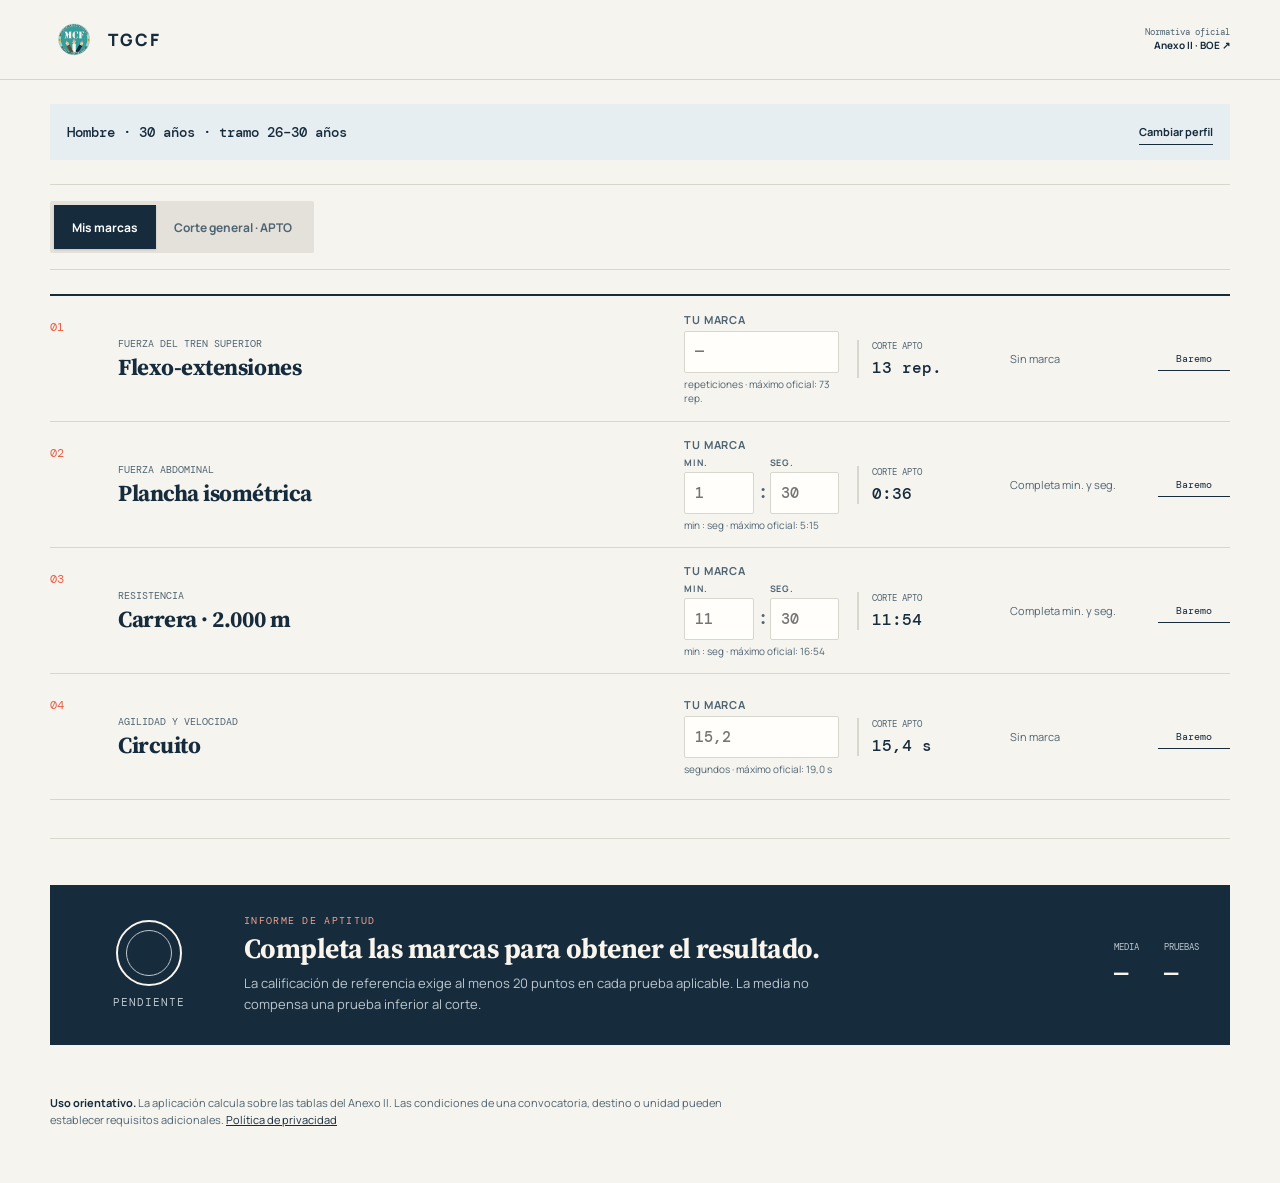
<file: index.html>
<!doctype html>
<html lang="es">
<head>
  <meta charset="utf-8">
  <meta name="viewport" content="width=device-width, initial-scale=1">
  <meta name="theme-color" content="#162b3c">
  <title>TGCF</title>
  <link rel="preconnect" href="https://fonts.googleapis.com">
  <link rel="preconnect" href="https://fonts.gstatic.com" crossorigin>
  <link href="https://fonts.googleapis.com/css2?family=DM+Mono:wght@400;500&family=Manrope:wght@400;500;600;700;800&family=Source+Serif+4:opsz,wght@8..60,600;8..60,700&display=swap" rel="stylesheet">
  <link rel="stylesheet" href="styles/main.css?v=18">
</head>
<body>
  <header class="topbar">
    <a class="brand" href="#inicio" aria-label="TGCF, inicio"><img class="brand-logo" src="assets/logo-mcf.png" alt="Logotipo de Militares con Futuro"><span>TGCF</span></a>
    <a class="normativa-link" href="https://www.boe.es/boe/dias/2026/01/21/pdfs/BOE-A-2026-1379.pdf" target="_blank" rel="noopener noreferrer" aria-label="Abrir normativa oficial: Orden DEF/15/2026, Anexo II"><span>Normativa oficial</span><strong>Anexo II · BOE ↗</strong></a>
  </header>

  <main id="inicio" class="shell">
    <section class="setup" aria-label="Perfil">
      <div class="profile-summary" aria-live="polite"><span id="profile-summary">Hombre · 30 años · tramo 26–30 años</span><button class="profile-edit" type="button" aria-controls="profile-details" aria-expanded="false">Cambiar perfil</button></div>
      <div id="profile-details" class="profile-details" hidden>
        <div class="profile-controls">
          <label>Sexo
            <select id="sex" aria-label="Sexo">
              <option value="M">Hombre</option>
              <option value="F">Mujer</option>
            </select>
          </label>
          <label>Edad
            <select id="age" aria-label="Edad"></select>
          </label>
        </div>
      </div>
    </section>

    <section class="objective" aria-label="Modo de consulta">
      <div class="mode-switch" role="group" aria-label="Modo de consulta">
        <button class="mode active" type="button" data-mode="mine" aria-pressed="true">Mis marcas</button>
        <button class="mode" type="button" data-mode="cut" aria-pressed="false">Corte general · APTO</button>
      </div>
    </section>

    <section class="measurements" aria-label="Pruebas físicas">
      <div class="metrics" id="metrics">
        <article class="metric" data-test="flex">
          <div class="metric-number">01</div>
          <div class="metric-main"><p class="metric-kicker">Fuerza del tren superior</p><h3>Flexo-extensiones</h3></div>
          <div class="entry-stack"><label class="entry"><span>Tu marca</span><input id="flex" type="number" min="0" max="73" inputmode="numeric" placeholder="—"><small>repeticiones · máximo oficial: <span id="flex-max">—</span></small></label></div>
          <div class="target"><span>Corte APTO</span><b id="flex-target">—</b></div>
          <div class="result" id="flex-result" aria-live="polite">Sin marca</div>
          <button class="baremo-button" data-baremo="flex" type="button">Baremo</button>
        </article>

        <article class="metric" data-test="plank">
          <div class="metric-number">02</div>
          <div class="metric-main"><p class="metric-kicker">Fuerza abdominal</p><h3>Plancha isométrica</h3></div>
          <div class="entry-stack"><div class="entry duration-entry" role="group" aria-labelledby="plank-entry-label"><span id="plank-entry-label">Tu marca</span><div class="duration-fields"><label><span>Min.</span><input id="plank-minutes" type="number" min="0" max="5" inputmode="numeric" placeholder="1" aria-label="Minutos de plancha"></label><span class="duration-separator" aria-hidden="true">:</span><label><span>Seg.</span><input id="plank-seconds" type="number" min="0" max="59" inputmode="numeric" placeholder="30" aria-label="Segundos de plancha"></label></div><small>min : seg · máximo oficial: <span id="plank-max">—</span></small></div></div>
          <div class="target"><span>Corte APTO</span><b id="plank-target">—</b></div>
          <div class="result" id="plank-result" aria-live="polite">Sin marca</div>
          <button class="baremo-button" data-baremo="plank" type="button">Baremo</button>
        </article>

        <article class="metric" data-test="run">
          <div class="metric-number">03</div>
          <div class="metric-main"><p class="metric-kicker">Resistencia</p><h3>Carrera · 2.000 m</h3></div>
          <div class="entry-stack"><div class="entry duration-entry" role="group" aria-labelledby="run-entry-label"><span id="run-entry-label">Tu marca</span><div class="duration-fields"><label><span>Min.</span><input id="run-minutes" type="number" min="0" max="16" inputmode="numeric" placeholder="11" aria-label="Minutos de carrera"></label><span class="duration-separator" aria-hidden="true">:</span><label><span>Seg.</span><input id="run-seconds" type="number" min="0" max="59" inputmode="numeric" placeholder="30" aria-label="Segundos de carrera"></label></div><small>min : seg · máximo oficial: <span id="run-max">—</span></small></div></div>
          <div class="target"><span>Corte APTO</span><b id="run-target">—</b></div>
          <div class="result" id="run-result" aria-live="polite">Sin marca</div>
          <button class="baremo-button" data-baremo="run" type="button">Baremo</button>
        </article>

        <article class="metric" data-test="agility">
          <div class="metric-number">04</div>
          <div class="metric-main"><p class="metric-kicker">Agilidad y velocidad</p><h3>Circuito</h3></div>
          <div class="entry-stack"><label class="entry"><span>Tu marca</span><input id="agility" type="number" min="0" max="19" step="0.01" inputmode="decimal" placeholder="15,2"><small>segundos · máximo oficial: <span id="agility-max">—</span></small></label></div>
          <div class="target"><span>Corte APTO</span><b id="agility-target">—</b></div>
          <div class="result" id="agility-result" aria-live="polite">Sin marca</div>
          <button class="baremo-button" data-baremo="agility" type="button">Baremo</button>
        </article>
      </div>
      <p id="agility-note" class="agility-note" hidden>El circuito no se muestra para este tramo de edad en el Anexo II.</p>
    </section>

    <section id="report" class="report" aria-labelledby="informe-title">
      <div class="report-status waiting" id="report-status"><span class="status-ring" aria-hidden="true"></span><span id="status-word">PENDIENTE</span></div>
      <div class="report-copy"><p class="eyebrow">Informe de aptitud</p><h2 id="informe-title">Completa las marcas para obtener el resultado.</h2><p id="report-detail">La calificación de referencia exige al menos 20 puntos en cada prueba aplicable. La media no compensa una prueba inferior al corte.</p></div>
      <dl class="report-numbers"><div><dt>Media</dt><dd id="average">—</dd></div><div><dt>Pruebas</dt><dd id="passed-count">—</dd></div></dl>

    </section>


    <section class="legal">
      <p><b>Uso orientativo.</b> La aplicación calcula sobre las tablas del Anexo II. Las condiciones de una convocatoria, destino o unidad pueden establecer requisitos adicionales. <a href="privacy.html">Política de privacidad</a></p>
    </section>
  </main>

  <dialog id="baremo-dialog" aria-labelledby="dialog-title">
    <div class="dialog-head"><div><p class="eyebrow">Anexo II</p><h2 id="dialog-title">Baremo oficial</h2></div><button id="close-dialog" class="close-button" type="button" aria-label="Cerrar">×</button></div>
    <p id="dialog-subtitle" class="dialog-subtitle"></p>
    <div class="table-wrap"><table><thead><tr><th>Marca</th><th>Puntos</th></tr></thead><tbody id="baremo-body"></tbody></table></div>
  </dialog>

  <script type="module" src="src/app.js?v=10"></script>
</body>
</html>
</file>
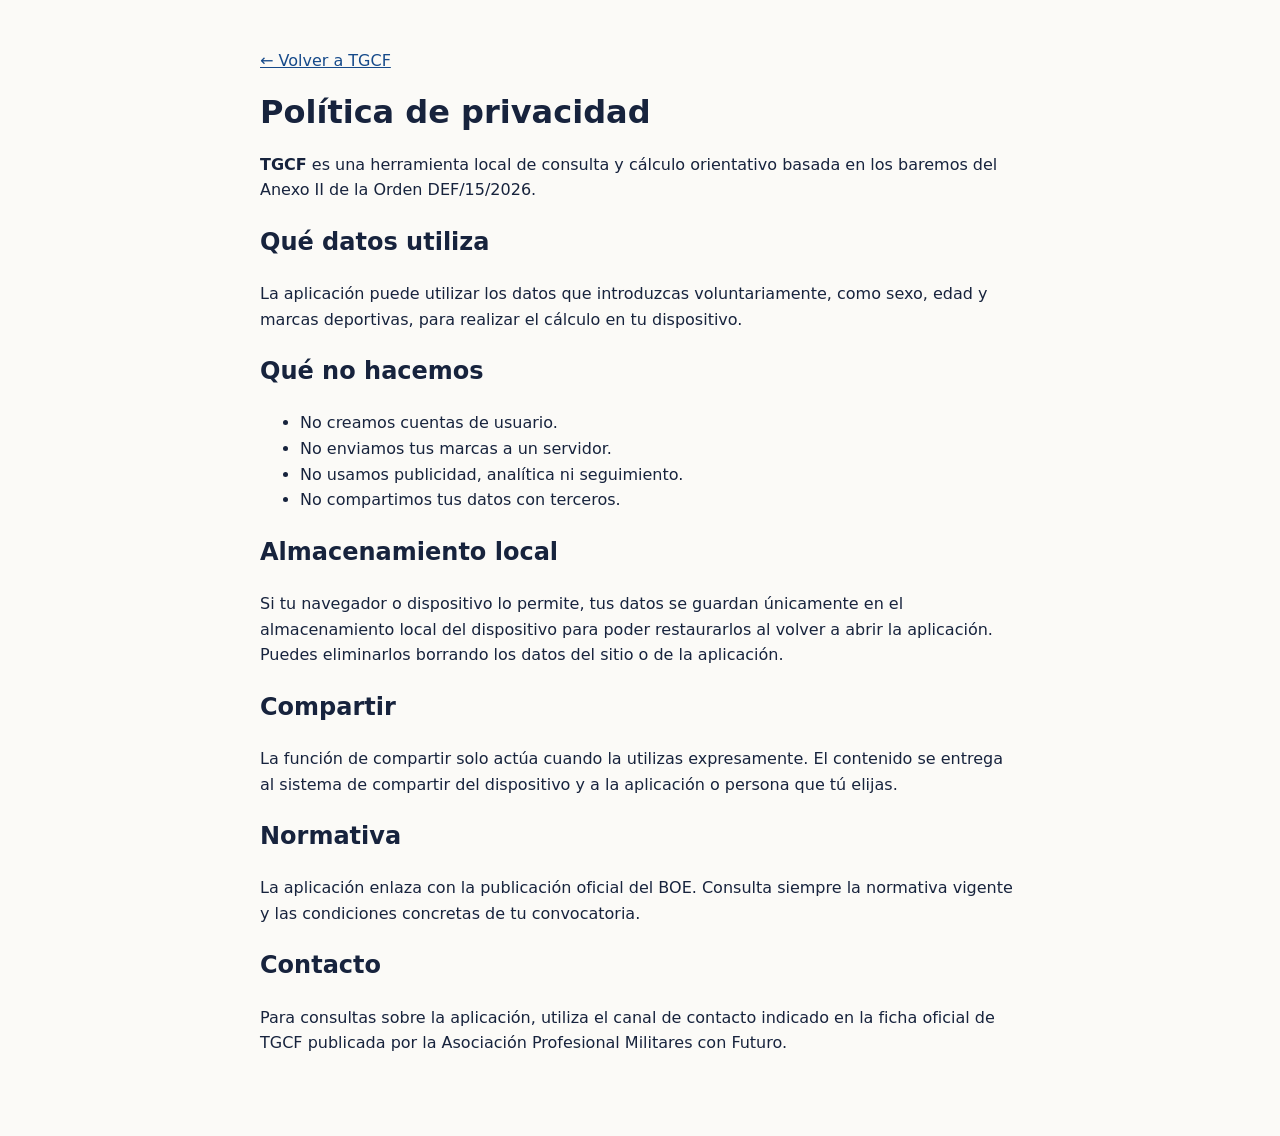
<file: privacy.html>
<!doctype html>
<html lang="es">
<head>
  <meta charset="utf-8">
  <meta name="viewport" content="width=device-width, initial-scale=1">
  <title>Privacidad · TGCF</title>
  <style>
    :root { color-scheme: light; font-family: system-ui, sans-serif; line-height: 1.6; }
    body { max-width: 760px; margin: 0 auto; padding: 2rem 1.25rem 4rem; color: #17233d; background: #fbfaf7; }
    a { color: #164a8a; }
    h1 { line-height: 1.1; }
  </style>
</head>
<body>
  <p><a href="./">← Volver a TGCF</a></p>
  <h1>Política de privacidad</h1>
  <p><strong>TGCF</strong> es una herramienta local de consulta y cálculo orientativo basada en los baremos del Anexo II de la Orden DEF/15/2026.</p>
  <h2>Qué datos utiliza</h2>
  <p>La aplicación puede utilizar los datos que introduzcas voluntariamente, como sexo, edad y marcas deportivas, para realizar el cálculo en tu dispositivo.</p>
  <h2>Qué no hacemos</h2>
  <ul>
    <li>No creamos cuentas de usuario.</li>
    <li>No enviamos tus marcas a un servidor.</li>
    <li>No usamos publicidad, analítica ni seguimiento.</li>
    <li>No compartimos tus datos con terceros.</li>
  </ul>
  <h2>Almacenamiento local</h2>
  <p>Si tu navegador o dispositivo lo permite, tus datos se guardan únicamente en el almacenamiento local del dispositivo para poder restaurarlos al volver a abrir la aplicación. Puedes eliminarlos borrando los datos del sitio o de la aplicación.</p>
  <h2>Compartir</h2>
  <p>La función de compartir solo actúa cuando la utilizas expresamente. El contenido se entrega al sistema de compartir del dispositivo y a la aplicación o persona que tú elijas.</p>
  <h2>Normativa</h2>
  <p>La aplicación enlaza con la publicación oficial del BOE. Consulta siempre la normativa vigente y las condiciones concretas de tu convocatoria.</p>
  <h2>Contacto</h2>
  <p>Para consultas sobre la aplicación, utiliza el canal de contacto indicado en la ficha oficial de TGCF publicada por la Asociación Profesional Militares con Futuro.</p>
</body>
</html>
</file>
<file: styles/main.css>
:root {
  --ink: #162b3c;
  --ink-soft: #4e6472;
  --paper: #f6f4ef;
  --surface: #fffefa;
  --line: #d8d7ce;
  --coral: #e65f46;
  --coral-pale: #fbe7e1;
  --blue-pale: #e7eef1;
  --good: #2f725e;
  --warn: #ac6329;
  --mono: "DM Mono", ui-monospace, SFMono-Regular, Menlo, monospace;
  --sans: "Manrope", Arial, sans-serif;
  --serif: "Source Serif 4", Georgia, serif;
}
* { box-sizing: border-box; }
[hidden] { display: none !important; }
html { max-width: 100%; overflow-x: clip; scroll-behavior: smooth; }
body { max-width: 100%; margin: 0; overflow-x: clip; background: var(--paper); color: var(--ink); font-family: var(--sans); }
button, input, select { font: inherit; }
button { cursor: pointer; }
.topbar { border-bottom: 1px solid var(--line); display: flex; justify-content: space-between; align-items: center; padding: 16px max(20px, calc((100vw - 1180px) / 2)); background: rgba(246,244,239,.94); position: sticky; top: 0; z-index: 2; backdrop-filter: blur(12px); }
.topbar p { margin: 0; font: 11px/1.1 var(--mono); color: var(--ink-soft); text-align: right; }
.normativa-link { display: grid; gap: 3px; color: var(--ink-soft); font: 9px/1 var(--mono); text-align: right; text-decoration: none; }.normativa-link strong { color: var(--ink); font: 700 10px/1.1 var(--sans); }.normativa-link:focus-visible, .normativa-link:hover { color: var(--ink); text-decoration: underline; text-decoration-color: var(--coral); text-underline-offset: 4px; }.normativa-link:hover strong, .normativa-link:focus-visible strong { color: var(--coral); }
.brand { display: flex; gap: 11px; align-items: center; color: var(--ink); text-decoration: none; font-size: 17px; font-weight: 800; letter-spacing: .11em; }.brand-logo { width: 47px; height: 47px; object-fit: contain; mix-blend-mode: multiply; }
.association-logo { object-fit: contain; mix-blend-mode: multiply; }
.source-block { align-self: end; }
.intro-logo { display: block; width: 240px; max-width: 100%; height: auto; margin: 0 0 10px; }
.shell { width: min(1180px, calc(100% - 40px)); margin: 0 auto; }
.intro { min-height: 296px; display: grid; grid-template-columns: minmax(0, 1fr) 270px; align-items: end; gap: 40px; padding: 65px 0 50px; border-bottom: 1px solid var(--line); }
.eyebrow { margin: 0 0 8px; font: 10px/1 var(--mono); letter-spacing: .13em; text-transform: uppercase; color: var(--coral); }
h1, h2, h3, p { text-wrap: pretty; }
h1 { margin: 0; max-width: 760px; font: 700 clamp(42px, 7vw, 78px)/.94 var(--serif); letter-spacing: -.045em; }
h1 em { color: var(--coral); font-style: italic; }
.lede { max-width: 590px; margin: 22px 0 0; color: var(--ink-soft); font-size: 16px; line-height: 1.6; }
.source-note { display: flex; gap: 10px; border-top: 2px solid var(--ink); padding-top: 12px; font-size: 12px; line-height: 1.55; color: var(--ink-soft); }
.source-note b { color: var(--ink); }.source-note a { display: inline-block; margin-top: 2px; color: var(--ink); font-weight: 700; text-decoration: underline; text-decoration-color: var(--coral); text-decoration-thickness: 1.5px; text-underline-offset: 4px; transition: color .15s, text-decoration-color .15s; }.source-note a:hover, .source-note a:focus-visible { color: var(--coral); text-decoration-color: currentColor; }.source-note small { display: block; margin-top: 7px; font-size: 10px; line-height: 1.45; }.source-dot { width: 8px; height: 8px; margin-top: 5px; border-radius: 50%; background: var(--coral); flex: none; }
.setup, .objective, .measurements { border-bottom: 1px solid var(--line); padding: 38px 0; }
.section-heading { display: grid; grid-template-columns: 44px 1fr auto; gap: 16px; align-items: start; margin-bottom: 28px; }
.section-heading.compact { grid-template-columns: 44px 1fr; }.step { font: 11px var(--mono); color: var(--ink-soft); padding-top: 3px; }.section-heading h2 { margin: 0; font: 700 26px/1.04 var(--serif); letter-spacing: -.025em; }.measurement-note { margin: 8px 0 0; color: var(--ink-soft); font-size: 12px; }
.profile-controls { margin-left: 60px; display: grid; grid-template-columns: 180px 180px minmax(220px, 1fr); gap: 16px; }.profile-controls label, .entry { display: grid; gap: 8px; color: var(--ink-soft); font-size: 11px; font-weight: 700; text-transform: uppercase; letter-spacing: .08em; }
select, input { appearance: none; width: 100%; min-height: 52px; padding: 0 14px; background: var(--surface); border: 1px solid var(--line); border-radius: 2px; color: var(--ink); font-size: 15px; outline: none; transition: border-color .15s, box-shadow .15s; } select { padding-right: 38px; background-image: url("data:image/svg+xml,%3Csvg xmlns='http://www.w3.org/2000/svg' width='12' height='8' viewBox='0 0 12 8'%3E%3Cpath d='m1 1 5 5 5-5' fill='none' stroke='%234e6472' stroke-linecap='round' stroke-linejoin='round' stroke-width='1.5'/%3E%3C/svg%3E"); background-repeat: no-repeat; background-position: right 14px center; background-size: 12px 8px; } input:focus, select:focus { border-color: var(--coral); box-shadow: 0 0 0 3px var(--coral-pale); }.band-readout { padding: 14px 16px; background: var(--blue-pale); color: var(--ink-soft); font-size: 11px; letter-spacing: .06em; text-transform: uppercase; }.band-readout span { display: block; margin-bottom: 5px; }.band-readout b { color: var(--ink); font: 500 17px var(--mono); letter-spacing: 0; text-transform: none; }
.objective { display: grid; grid-template-columns: 1fr minmax(330px, 1.3fr); column-gap: 40px; }.objective .section-heading { margin: 0; }.mode-switch { display: flex; width: fit-content; min-height: 52px; padding: 4px; background: #e4e1da; border-radius: 2px; }.mode { border: 0; background: transparent; color: var(--ink-soft); padding: 0 18px; font-size: 12px; font-weight: 700; }.mode.active { background: var(--ink); color: white; box-shadow: 0 1px 2px #0002; }.mode-copy { grid-column: 2; margin: 12px 0 0; color: var(--ink-soft); font-size: 13px; line-height: 1.5; }.simulation-actions { grid-column: 2; margin-top: 14px; display: flex; align-items: center; gap: 16px; }.outline-button { min-height: 40px; border: 1px solid var(--ink); color: var(--ink); background: transparent; padding: 0 12px; font-size: 12px; font-weight: 700; }.text-button { border: 0; padding: 0; background: transparent; color: var(--coral); font-size: 12px; text-decoration: underline; }
.metrics { border-top: 2px solid var(--ink); }.metric { display: grid; grid-template-columns: 50px minmax(210px, 1fr) 155px 135px 130px 72px; align-items: center; gap: 18px; min-height: 126px; border-bottom: 1px solid var(--line); }.metric-number { align-self: start; padding-top: 23px; color: var(--coral); font: 12px var(--mono); }.metric-kicker { margin: 0 0 5px; color: var(--ink-soft); font: 10px var(--mono); text-transform: uppercase; }.metric h3 { margin: 0; font: 700 23px/1.05 var(--serif); letter-spacing: -.02em; }.metric-description { margin: 5px 0 0; color: var(--ink-soft); font-size: 11px; }.entry { gap: 4px; }.entry input { min-height: 42px; padding: 0 10px; font: 500 15px var(--mono); }.entry small { color: var(--ink-soft); text-transform: none; letter-spacing: 0; font: 10px var(--sans); }.duration-fields { display: grid; grid-template-columns: minmax(0, 1fr) 8px minmax(0, 1fr); align-items: end; gap: 4px; }.duration-fields label { display: grid; gap: 3px; }.duration-fields label span { font-size: 9px; }.duration-separator { padding-bottom: 11px; color: var(--ink-soft); font: 500 17px var(--mono); text-align: center; }.target { padding-left: 13px; border-left: 2px solid var(--line); }.target span { display: block; color: var(--ink-soft); font: 9px var(--mono); text-transform: uppercase; }.target b { display: block; margin-top: 5px; font: 500 16px var(--mono); }.result { font: 11px/1.4 var(--sans); color: var(--ink-soft); }.result b { display: block; color: var(--ink); font: 500 20px var(--mono); }.result.pass b { color: var(--good); }.result.fail b { color: var(--coral); }.baremo-button { border: 0; border-bottom: 1px solid var(--ink); padding: 5px 0; background: transparent; color: var(--ink); font: 10px var(--mono); }.baremo-button:hover { color: var(--coral); border-color: var(--coral); }.metric.is-not-applicable { opacity: .46; }.metric.is-not-applicable .entry input, .metric.is-not-applicable .baremo-button { pointer-events: none; }.agility-note { margin: 16px 0 0 60px; color: var(--warn); font-size: 12px; }
.report { margin: 46px 0 25px; display: grid; grid-template-columns: 136px 1fr auto; gap: 27px; align-items: center; background: var(--ink); color: #f9f5ec; padding: 31px; }.report-status { display: grid; justify-items: center; gap: 9px; font: 11px var(--mono); letter-spacing: .1em; }.status-ring { width: 66px; height: 66px; border: 2px solid #f9f5ec; border-radius: 50%; position: relative; }.status-ring::after { content: ""; position: absolute; inset: 8px; border: 1px solid currentColor; border-radius: 50%; }.report-status.apto { color: #a9e0c8; }.report-status.no-apto { color: #ffab9d; }.report-status.waiting { color: #bdc8ce; }.report-copy .eyebrow { color: #f0a18d; }.report-copy h2 { margin: 0; font: 700 28px/1.05 var(--serif); letter-spacing: -.02em; }.report-copy p:last-child { max-width: 600px; margin: 10px 0 0; color: #bdc8ce; font-size: 13px; line-height: 1.55; }.report-numbers { display: flex; gap: 25px; margin: 0; }.report-numbers dt { color: #bdc8ce; font: 9px var(--mono); text-transform: uppercase; }.report-numbers dd { margin: 5px 0 0; font: 500 24px var(--mono); }.legal { display: flex; justify-content: space-between; align-items: flex-start; gap: 30px; padding: 24px 0 54px; color: var(--ink-soft); font-size: 11px; line-height: 1.6; }.legal p { max-width: 720px; margin: 0; }.legal b { color: var(--ink); }.legal a { color: var(--ink); white-space: nowrap; }
dialog { width: min(620px, calc(100% - 32px)); max-height: min(720px, calc(100% - 32px)); overflow: hidden; border: 0; padding: 28px; background: var(--surface); box-shadow: 0 18px 80px #10182055; }dialog::backdrop { background: #162b3caa; backdrop-filter: blur(3px); }.dialog-head { display: flex; align-items: start; justify-content: space-between; }.dialog-head h2 { margin: 0; font: 700 28px var(--serif); }.close-button { width: 37px; height: 37px; border: 1px solid var(--line); border-radius: 50%; background: transparent; font-size: 23px; line-height: 1; }.dialog-subtitle { color: var(--ink-soft); font-size: 12px; }.table-wrap { max-height: 470px; overflow: auto; border-top: 1px solid var(--line); }.table-wrap table { width: 100%; border-collapse: collapse; font: 13px var(--mono); }.table-wrap th { position: sticky; top: 0; background: var(--surface); text-align: left; padding: 13px 10px; color: var(--ink-soft); font-size: 10px; }.table-wrap td { padding: 10px; border-top: 1px solid #eceae4; }.table-wrap tr.highlight td { background: var(--coral-pale); }.table-wrap td:last-child { text-align: right; }
@media (max-width: 860px) { .intro { grid-template-columns: 1fr; min-height: 0; gap: 32px; }.source-note { width: 270px; }.profile-controls { margin-left: 0; }.objective { grid-template-columns: 1fr; gap: 16px; }.mode-copy, .simulation-actions { grid-column: 1; }.metric { grid-template-columns: 36px minmax(160px,1fr) 130px 115px; gap: 14px; padding: 18px 0; }.metric .entry { grid-column: 3; }.metric .target { grid-column: 4; }.metric .result { grid-column: 2 / 4; }.metric .baremo-button { grid-column: 4; grid-row: 3; justify-self: start; }.metric-number { padding-top: 2px; }.report { grid-template-columns: 100px 1fr; }.report-numbers { grid-column: 2; }.legal { flex-direction: column; gap: 10px; } }
@media (max-width: 570px) { .topbar { padding: 13px 20px; }.topbar p { max-width: 130px; font-size: 9px; }.shell { width: min(100% - 28px, 1180px); }.intro { padding: 48px 0 38px; }.lede { font-size: 14px; }.setup,.objective,.measurements { padding: 30px 0; }.section-heading { grid-template-columns: 32px 1fr; gap: 11px; margin-bottom: 22px; }.measurement-note { display: none; }.profile-controls { grid-template-columns: 1fr 1fr; }.band-readout { grid-column: span 2; }.mode-switch { width: 100%; }.mode { flex: 1; padding: 0 8px; font-size: 11px; }.metric { grid-template-columns: 30px 1fr 103px; column-gap: 10px; }.metric .metric-main { grid-column: 2 / 4; }.metric .entry { grid-column: 2; }.metric .target { grid-column: 3; }.metric .result { grid-column: 2 / 4; }.metric .baremo-button { grid-column: 3; grid-row: 4; }.metric h3 { font-size: 20px; }.entry input { font-size: 14px; }.target b { font-size: 13px; }.agility-note { margin-left: 0; }.report { margin-top: 32px; grid-template-columns: 1fr; gap: 19px; padding: 24px; }.report-status { grid-template-columns: 52px 1fr; justify-items: start; align-items: center; }.status-ring { width: 46px; height: 46px; }.status-ring::after { inset: 6px; }.report-copy h2 { font-size: 25px; }.report-numbers { grid-column: 1; }.legal a { white-space: normal; } }
@media (prefers-reduced-motion: reduce) { *,*::before,*::after { scroll-behavior: auto !important; transition: none !important; } }
.entry-stack { display: grid; gap: 9px; } @media (max-width: 860px) { .metric .entry-stack { grid-column: 3; } } @media (max-width: 570px) { .metric .entry-stack { grid-column: 2; } }

.profile-summary { display: flex; align-items: center; justify-content: space-between; gap: 16px; margin-left: 60px; padding: 15px 17px; background: var(--blue-pale); color: var(--ink); font: 500 14px var(--mono); }
.profile-edit { border: 0; border-bottom: 1px solid var(--ink); padding: 5px 0; background: transparent; color: var(--ink); font: 700 11px var(--sans); }
.profile-details { margin: 12px 0 0 60px; border-top: 1px solid var(--line); padding-top: 12px; }
.profile-details > summary { cursor: pointer; color: var(--coral); font: 700 11px var(--sans); }
.profile-details .profile-controls { margin: 16px 0 0; }
.source-note > summary { cursor: pointer; list-style: none; }.source-note > summary::-webkit-details-marker { display: none; }.source-note > summary::after { content: "+"; float: right; font: 16px var(--mono); }.source-note[open] > summary::after { content: "−"; }.source-note > a, .source-note > small { display: block; margin-left: 18px; }


@media (max-width: 570px) {
  body { padding-bottom: 0; }
  .topbar { padding: 12px 16px; }
  .topbar p { max-width: none; }
  .intro { padding: 30px 0 24px; gap: 18px; }
  h1 { font-size: clamp(38px, 12vw, 56px); }
  .lede { margin-top: 14px; font-size: 13px; line-height: 1.5; }
  .source-block { align-self: stretch; }.intro-logo { display: none; }.source-note { width: 100%; border-top: 1px solid var(--ink); padding-top: 10px; font-size: 11px; }
  .setup, .objective, .measurements { padding: 24px 0; }
  .profile-summary { margin-left: 0; min-height: 52px; font-size: 12px; }.profile-edit { flex: none; }
  .profile-details { margin-left: 0; }.profile-details .profile-controls { margin-top: 14px; }
  .metric { min-height: 0; margin-bottom: 12px; padding: 17px 12px; border: 1px solid var(--line); background: var(--surface); }
  .metrics { border-top: 0; }
  .metric-number { padding-top: 2px; }
  .metric h3 { font-size: 19px; }.metric-description { line-height: 1.35; }
  .entry-stack { gap: 8px; }.entry input { min-height: 48px; font-size: 16px; }.duration-fields input { min-height: 44px; }

  .target { padding-left: 10px; }.target b { font-size: 12px; }
  .result { min-height: 26px; }
  .report { margin-bottom: 10px; }

}

/* Mobile-first simulator: open directly on the controls, not an editorial landing page. */
.setup { padding: 24px 0; }.objective { display: block; padding: 16px 0; }.measurements { padding-top: 24px; }
.profile-summary, .profile-details { margin-left: 0; }

@media (max-width: 570px) {
  .topbar { gap: 10px; padding: 8px 16px; overflow: hidden; }.brand { flex: none; font-size: 18px; }.brand-logo { width: 46px; height: 46px; }.normativa-link { flex: 0 1 156px; min-width: 0; font-size: 9px; }.normativa-link strong { font-size: 11px; white-space: nowrap; }
  .setup { padding: 8px 0 6px; }.objective { padding: 6px 0 8px; }.measurements { padding: 8px 0 10px; }
  .profile-summary { min-height: 46px; padding: 8px 12px; }.mode-switch { min-height: 44px; overflow: hidden; }.mode { min-width: 0; padding: 0 5px; font-size: 10px; white-space: nowrap; }
  .metric { grid-template-columns: 24px minmax(0, 1fr) 76px; column-gap: 7px; row-gap: 5px; margin-bottom: 6px; padding: 9px 9px; }
  .metric .metric-main { display: grid; grid-column: 2 / 4; grid-template-columns: minmax(0, 1fr) auto; align-items: end; column-gap: 8px; }
  .metric .metric-main h3 { grid-column: 1; grid-row: 1; font-size: 17px; }
  .metric .metric-kicker { grid-column: 2; grid-row: 1; max-width: 104px; margin: 0; font-size: 8px; line-height: 1.2; text-align: right; }
  .metric .entry-stack { display: block; grid-column: 2; grid-row: 2; min-width: 0; }
  .metric .target { grid-column: 3; grid-row: 2; align-self: end; min-height: 39px; margin: 0; padding: 4px 0 0 7px; border-top: 1px solid var(--line); border-left: 1px solid var(--line); }
  .metric .result { grid-column: 2 / 4; grid-row: 3; min-height: 0; padding-top: 5px; border-top: 1px solid var(--line); text-align: right; }
  .metric .result b { display: inline; margin-right: 5px; font-size: 14px; }.metric .baremo-button { grid-column: 2 / 4; grid-row: 3; align-self: end; padding: 1px 0; justify-self: start; }
  .metric, .metric-main, .entry-stack, .duration-fields, .entry-stack .entry { min-width: 0; max-width: 100%; }
  .metric .entry { gap: 1px; }.metric .entry input { min-height: 39px; }.metric .entry small { overflow-wrap: anywhere; white-space: normal; font-size: 8px; }
  .duration-fields { gap: 2px; }.duration-fields input { min-height: 37px; padding: 0 5px; }.duration-separator { padding-bottom: 8px; }
  .report { display: flex; flex-wrap: wrap; align-items: center; gap: 12px; margin-top: 20px; padding: 17px; }
  .report-status { flex: 0 0 42px; grid-template-columns: 36px; gap: 3px; }.status-ring { width: 34px; height: 34px; }.status-ring::after { inset: 5px; }
  .report-status span:last-child { font-size: 9px; }.report-copy { flex: 1 1 180px; min-width: 0; }.report-copy .eyebrow, .report-copy p:last-child { display: none; }
  .report-copy h2 { overflow-wrap: anywhere; font-size: 18px; line-height: 1.08; }.report-numbers { flex: 1 0 calc(100% - 42px); grid-column: auto; max-width: calc(100% - 42px); margin-left: 42px; gap: 10px; }.report-numbers dd { font-size: 17px; }
}
</file>
